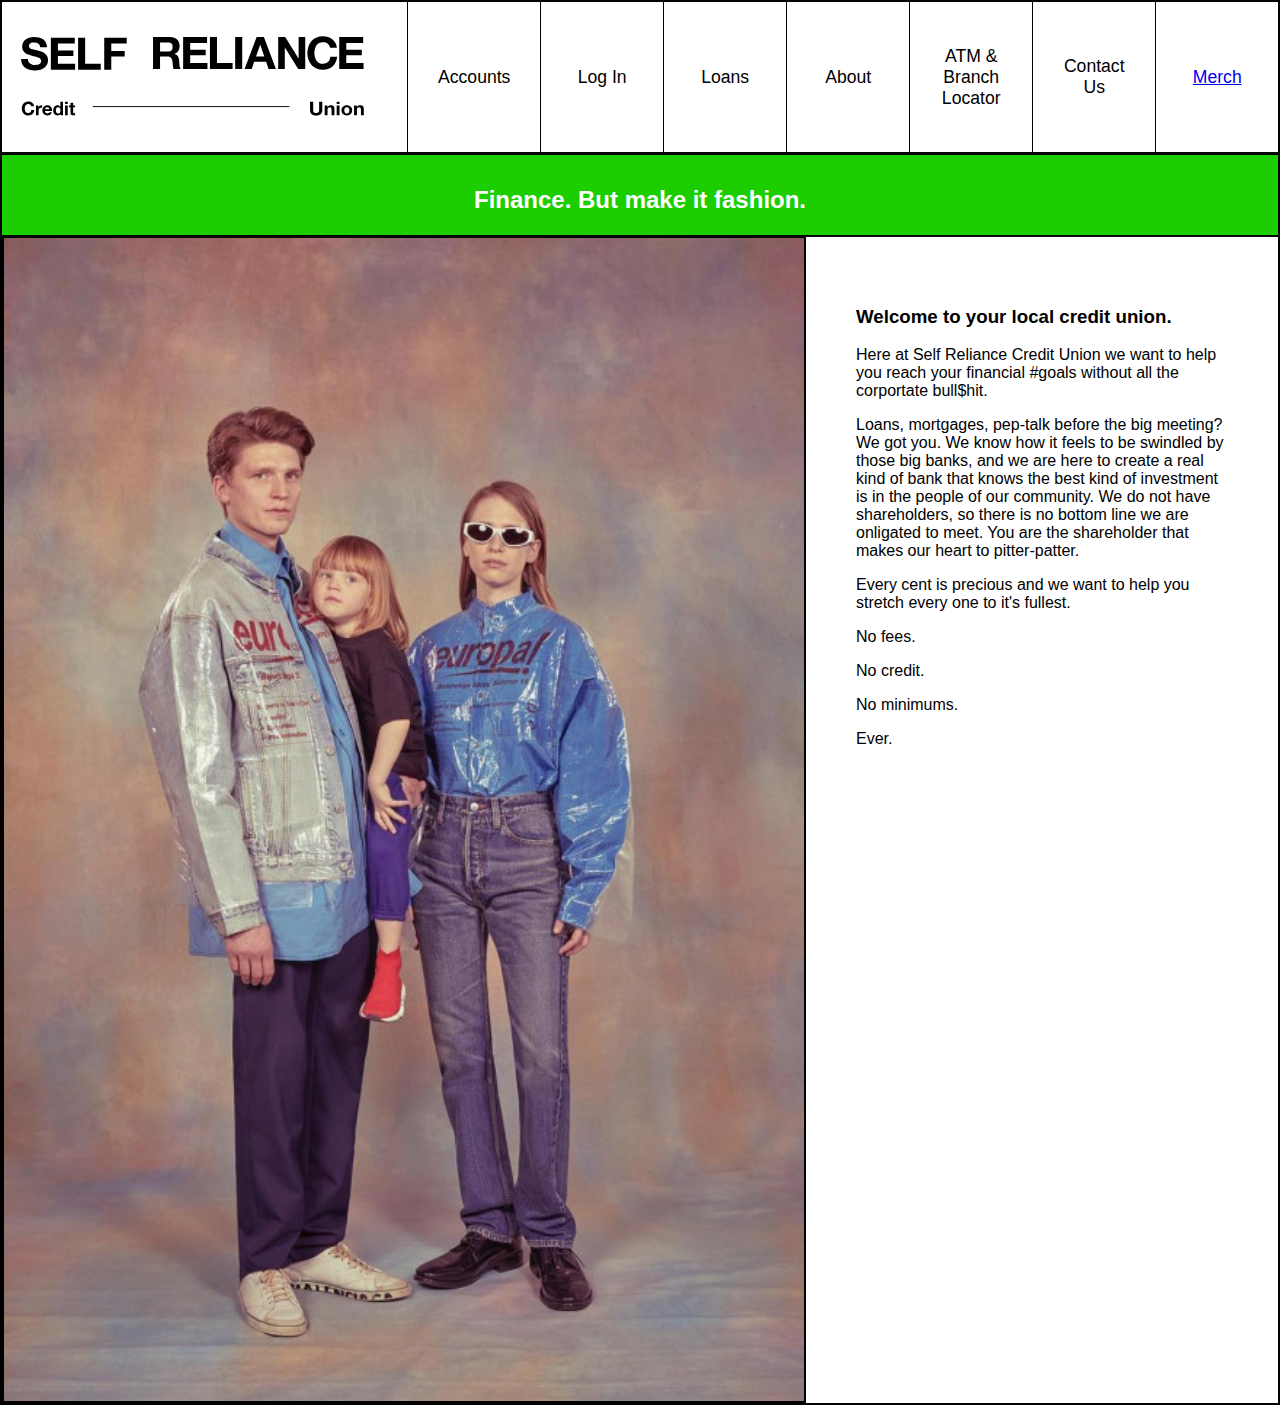
<file: index.html>
<!DOCTYPE html>
<html lang="en">
<head>
    <meta charset="UTF-8">
    <meta http-equiv="X-UA-Compatible" content="IE=edge">
    <meta name="viewport" content="width=device-width, initial-scale=1.0">
    <title>Self-Reliance Credit Union</title>
    <link rel="stylesheet" href="style.css">
</head>
<body>
    <header>
        <a href="index.html">
        <img class="logo__header" src="images/SR_logo.svg"></a>
        <nav>
            <ul>
                <li>Accounts</li>
                <li>Log In</li>
                <li>Loans</li>
                <li>About</li>
                <li>ATM & Branch Locator</li>
                <li>Contact Us</li>
                <li><a href="merch.html">Merch</a></li>
            </ul>
        </nav>
    </header>
    <div class="subheader">
        <h4>Finance. But make it fashion.</h4>
    </div>
    <section class="body__home">
        <div class="w3-content w3-section">
            <img class="mySlides" src="images/balenciaga-ss182.jpg">
            <img class="mySlides" src="images/s0AWFYSB_t.jpg">
          </div>
        <div class="copy__home">
            <h3>Welcome to your local credit union.</h3>
            <p>Here at Self Reliance Credit Union we want to help you reach your financial #goals without all the corportate bull$hit.</p>
            <p>Loans, mortgages, pep-talk before the big meeting? We got you. We know how it feels to be swindled by those big banks, and we are here to create a real kind of bank that knows the best kind of investment is in the people of our community. We do not have shareholders, so there is no bottom line we are onligated to meet. You are the shareholder that makes our heart to pitter-patter.</p>
            <p>Every cent is precious and we want to help you stretch every one to it's fullest.</p>
            <p>No fees.</p>
            <p>No credit.</p>
            <p>No minimums.</p>
            <p>Ever.</p>
        </div>
    </section>
    <script src="script.js"></script> 
</body>
</html>
</file>
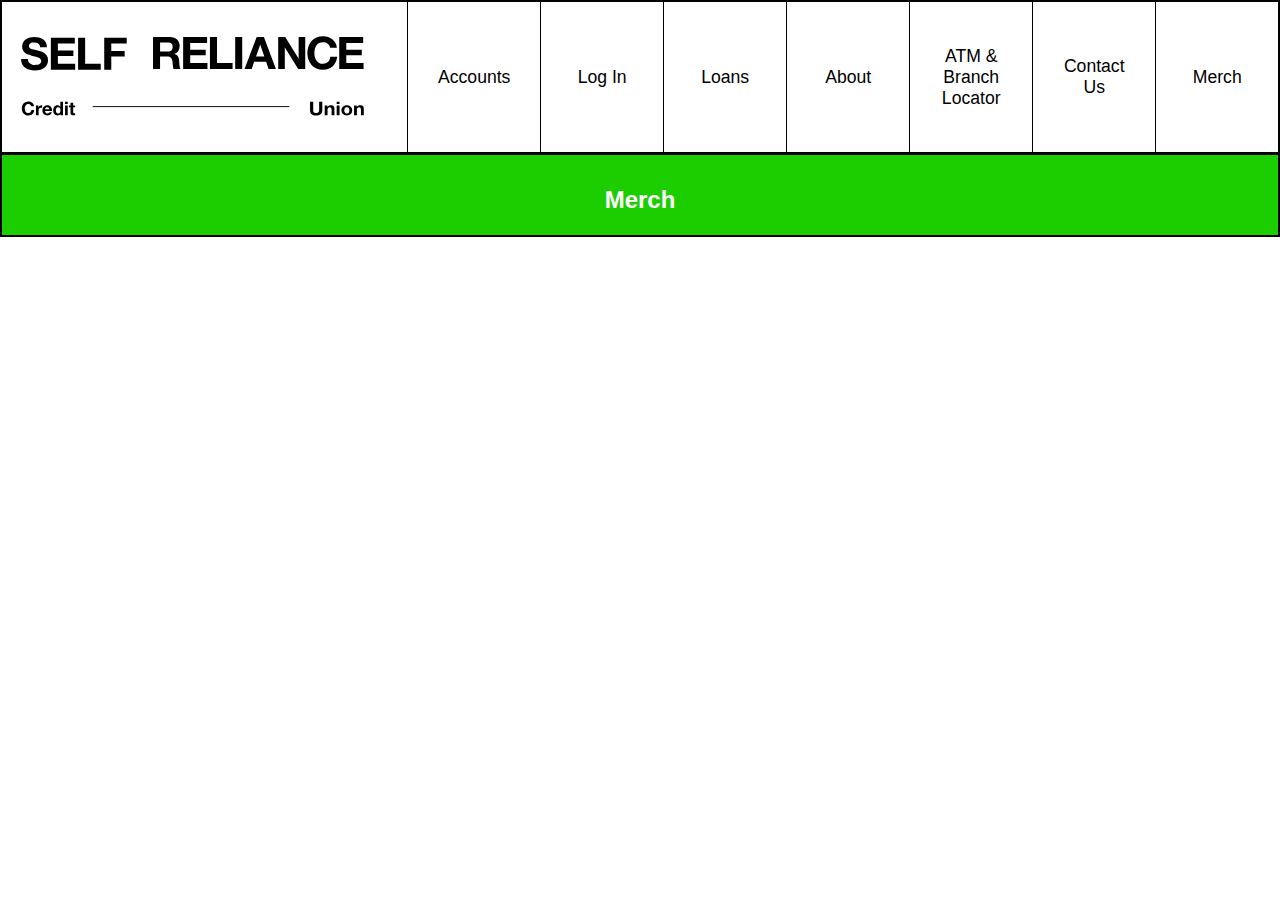
<file: merch.html>
<!DOCTYPE html>
<html lang="en">
<head>
    <meta charset="UTF-8">
    <meta http-equiv="X-UA-Compatible" content="IE=edge">
    <meta name="viewport" content="width=device-width, initial-scale=1.0">
    <title>Self-Reliance Credit Union</title>
    <link rel="stylesheet" href="style.css">
</head>
<body>
    <header>
        <a href="index.html">
            <img class="logo__header" src="images/SR_logo.svg"></a>
        <nav>
            <ul>
                <li>Accounts</li>
                <li>Log In</li>
                <li>Loans</li>
                <li>About</li>
                <li>ATM & Branch Locator</li>
                <li>Contact Us</li>
                <li>Merch</li>
            </ul>
        </nav>
    </header>
    <div class="subheader">
        <h4>Merch</h4>
    </div>
</body>
</html>
</file>
<file: style.css>
body {
    margin: 0;
    font-family: Helvetica, sans-serif;
}
header {
    display: flex;
    flex-direction: row;
    justify-content: space-between;
    align-items: center;
    border: 2px solid black;
    height: 150px;
}
.logo__header {
    width: 350px;
    padding-left: 15px;
}
a {
    list-style: none;
}
ul {
    list-style: none;
    display: flex;
    justify-content: center;
    align-items: center; 
}
li {
    display: flex;
    justify-content: center;
    align-items: center;
    width: 100%;
    height: 20%;
    padding-top: 18px;
    padding-bottom: 18px;
    padding-left: 30px;
    padding-right: 30px;
    font-size: 110%;
    border: 1.5px solid black;
    height: 114px;
    margin-right: -1.5px;
    text-align: center;

}
.subheader {
    background: rgb(28, 206, 0);
    margin-top: -1.5px;
    font-size: 150%;
    text-align: center;
    border: 2px solid black;
    height: 80px;
    color: white;
}
.body__home {
    display: flex;
    border: 2px solid black;
    justify-content: space-between;
    margin-top: -1.5px;
}
.photo__home {
    border: 2px solid black;
    margin-top: -1.5px;
    
}
.copy__home {
    padding: 50px;
}

.w3-content .w3-section {
    height: 800px;
}
.mySlides {
    width: 800px;
    border: 2px solid black;
    margin-top: -1.5px;
}
</file>
